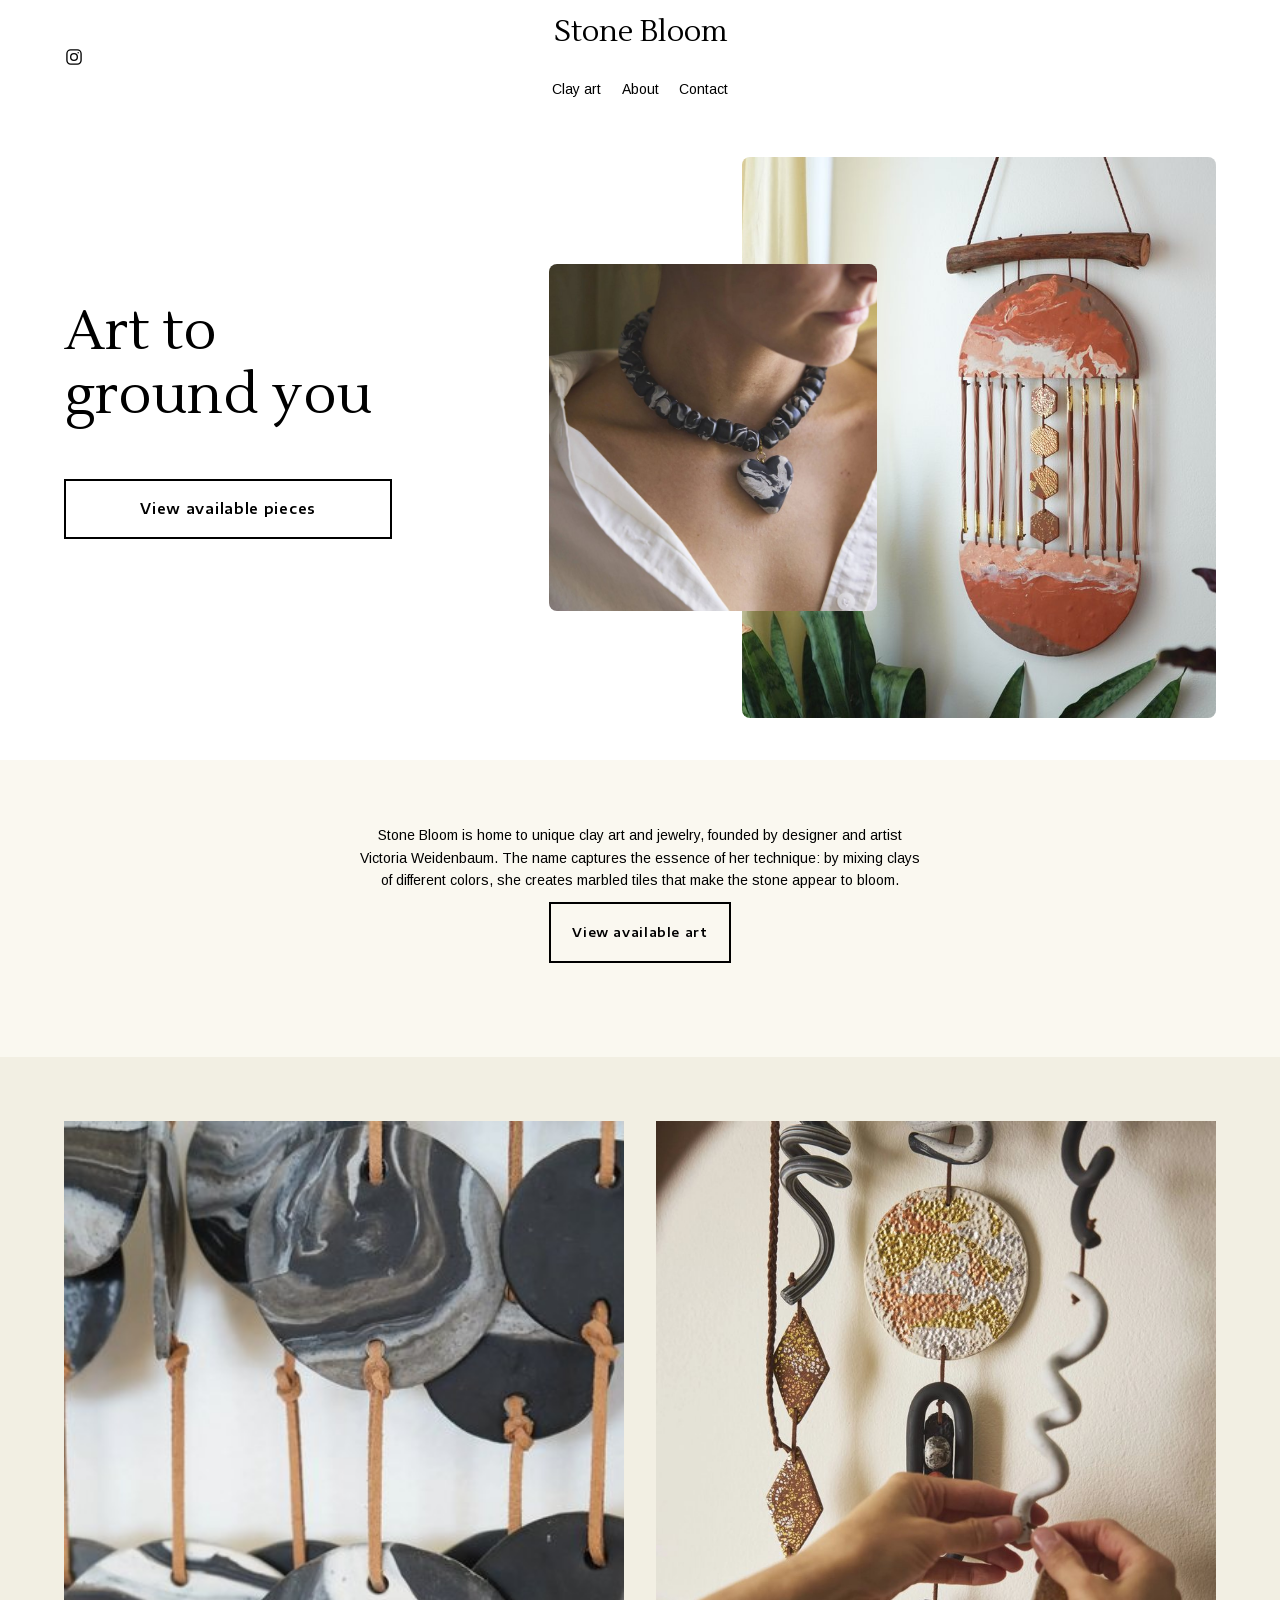
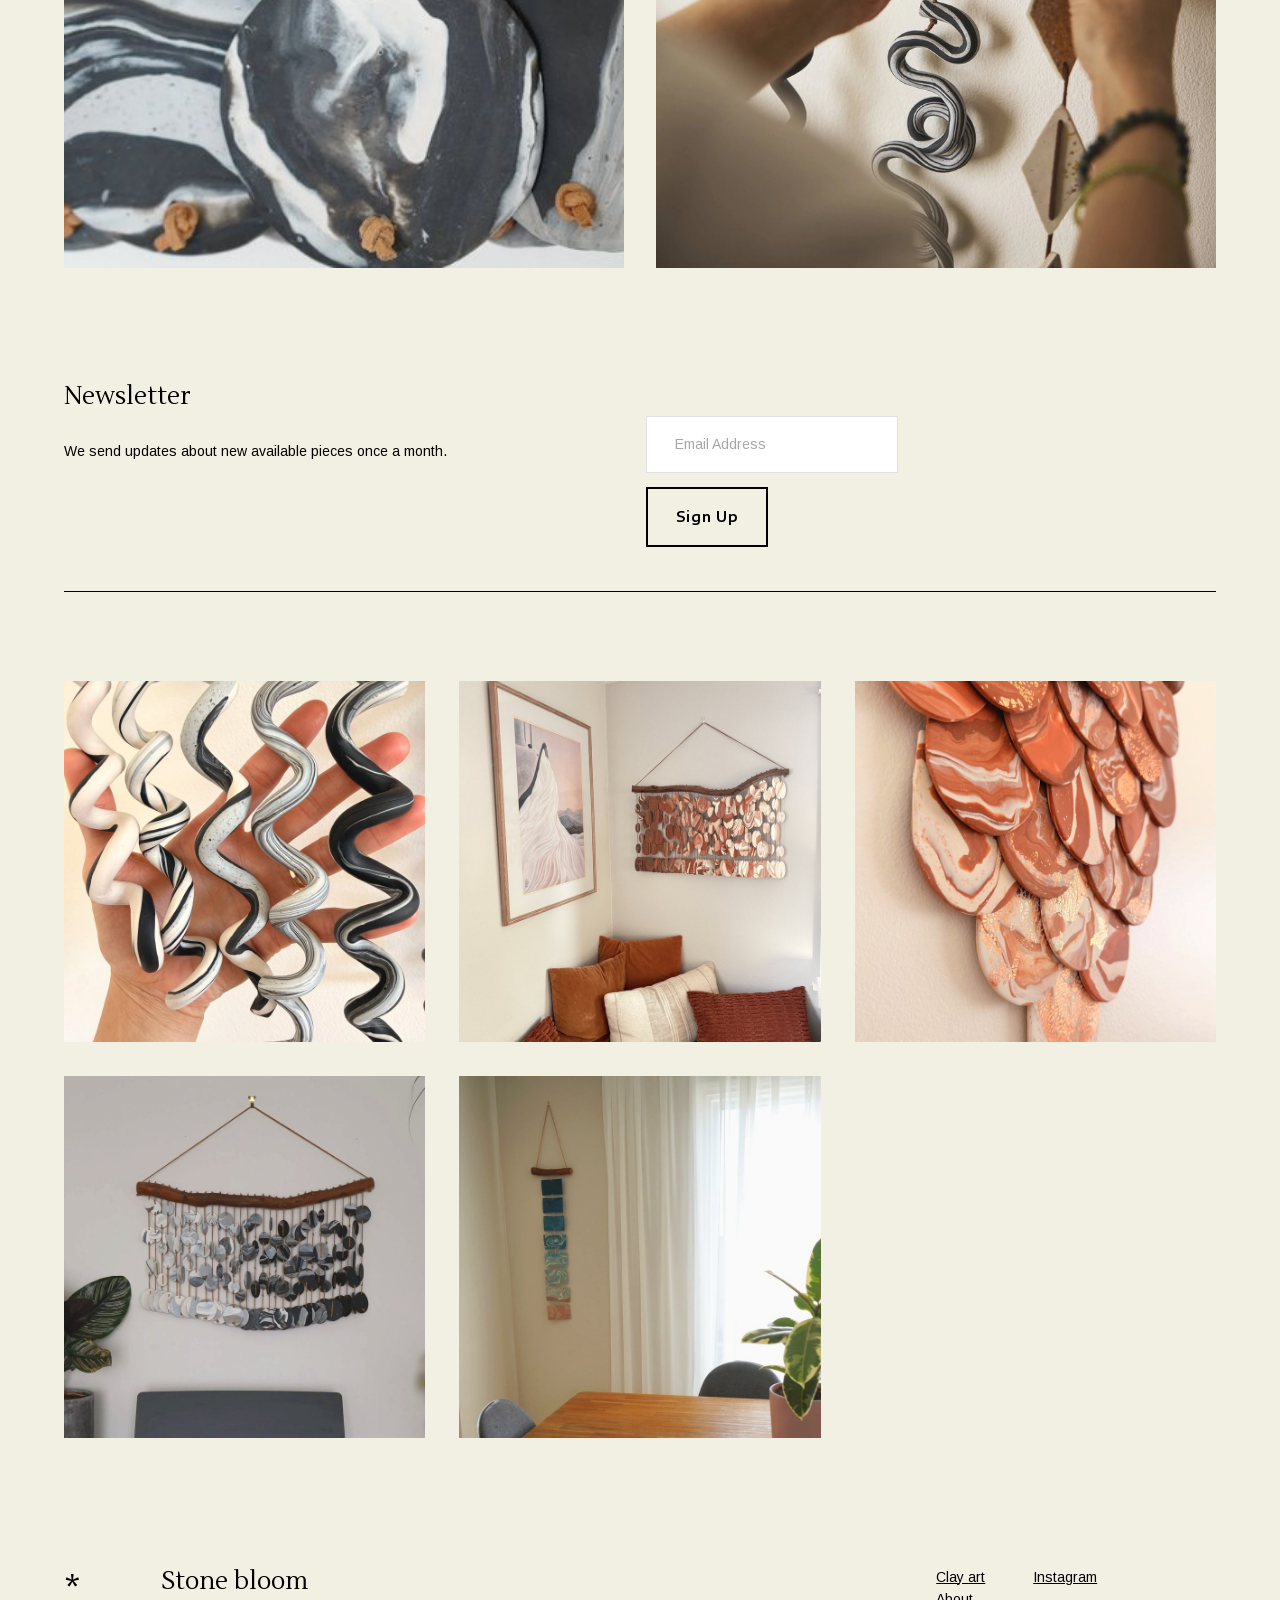
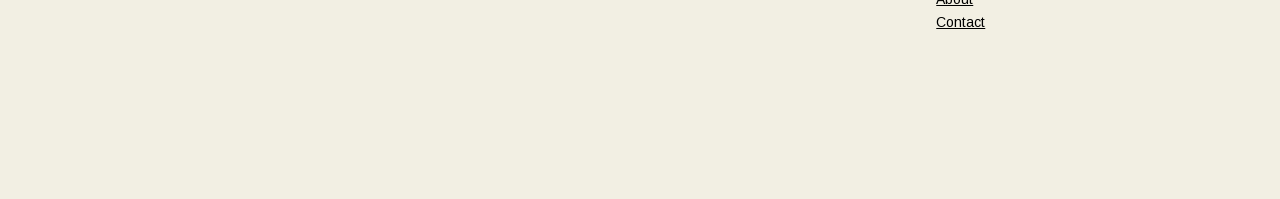
<file: index.html>
<!DOCTYPE html>
<html lang="en-US">
<head>
  <meta charset="utf-8">
  <meta name="viewport" content="width=device-width, initial-scale=1">
  <title>Stone Bloom</title>
  <meta name="description" content="Stone Bloom is home to unique clay art and jewelry by designer and artist Victoria Weidenbaum.">
  <link rel="canonical" href="https://www.stonebloom.studio">
  <meta property="og:site_name" content="Stone Bloom">
  <meta property="og:title" content="Stone Bloom">
  <meta property="og:description" content="Stone Bloom is home to unique clay art and jewelry by designer and artist Victoria Weidenbaum.">
  <meta property="og:url" content="https://www.stonebloom.studio">
  <meta property="og:type" content="website">
  <meta property="og:image" content="https://www.stonebloom.studio/images/dsc00825-1-1600.jpg">
  <link rel="icon" type="image/png" href="images/favicon.png">
  <link rel="apple-touch-icon" href="images/apple-touch-icon.png">
  <link rel="stylesheet" href="css/fonts.css">
  <link rel="stylesheet" href="css/style.css">
  <script>document.documentElement.classList.add('js')</script>
</head>
<body>
  <a class="skip-link" href="#page">Skip to Content</a>
  <header class="header header--white">
    <button class="burger" type="button" aria-label="Open menu" aria-expanded="false" aria-controls="menu"><span></span><span></span></button>
    <div class="header-social fade"><a class="icon-link" href="https://www.instagram.com/stone.bloom.art" target="_blank" rel="noopener" aria-label="Instagram"><svg viewBox="0 0 24 24" fill="none" stroke="currentColor" stroke-width="1.6" aria-hidden="true"><rect x="3.5" y="3.5" width="17" height="17" rx="4.5"/><circle cx="12" cy="12" r="4"/><circle cx="17" cy="7" r=".9" fill="currentColor" stroke="none"/></svg></a></div>
    <div class="header-center">
      <a class="site-title fade" href="">Stone Bloom</a>
      <nav class="header-nav fade" aria-label="Main"><a href="clay-art/">Clay art</a><a href="about/">About</a><a href="contact/">Contact</a></nav>
    </div>
  </header>
  <div class="menu" id="menu">
    <nav aria-label="Mobile"><a href="clay-art/">Clay art</a><a href="about/">About</a><a href="contact/">Contact</a></nav>
    <a class="icon-link" href="https://www.instagram.com/stone.bloom.art" target="_blank" rel="noopener" aria-label="Instagram"><svg viewBox="0 0 24 24" fill="none" stroke="currentColor" stroke-width="1.6" aria-hidden="true"><rect x="3.5" y="3.5" width="17" height="17" rx="4.5"/><circle cx="12" cy="12" r="4"/><circle cx="17" cy="7" r=".9" fill="currentColor" stroke="none"/></svg></a>
  </div>
  <main id="page">
    <section class="section section--first section--white section--small">
      <div class="fe" style="--rows-m:16;--rows-d:16">
        <div class="fe-block" style="--m:1/2/3/10;--d:5/2/9/9;--z:3"><div class="text fade"><h1>Art to ground you</h1></div></div>
        <div class="fe-block fe-block--middle" style="--m:3/2/5/10;--d:10/2/12/9;--z:4"><a class="btn fade" href="clay-art/">View available pieces</a></div>
        <div class="fe-block" style="--m:6/4/17/10;--d:1/16/17/26;--z:0"><div class="fe-image fe-image--rounded fade"><img src="images/dsc00825-1-1600.jpg" srcset="images/dsc00825-1-800.jpg 800w, images/dsc00825-1-1600.jpg 1600w" sizes="(min-width: 768px) 42vw, 66vw" alt="Terracotta marbled clay wall hanging with gold hexagon accents, hung from a wooden branch" fetchpriority="high" decoding="async"></div></div>
        <div class="fe-block" style="--m:9/2/14/7;--d:4/12/14/19;--z:2"><div class="fe-image fe-image--rounded fade"><img src="images/260603-vika-2385676-1600.jpg" srcset="images/260603-vika-2385676-800.jpg 800w, images/260603-vika-2385676-1600.jpg 1600w" sizes="(min-width: 768px) 29vw, 54vw" alt="Woman wearing a black and white marbled clay necklace with a heart pendant" style="object-position:75.2% 42.4%" fetchpriority="high" decoding="async"></div></div>
      </div>
    </section>
    <section class="section section--light section--small section--top">
      <div class="fe" style="--rows-m:5;--rows-d:4">
        <div class="fe-block" style="--m:1/2/4/10;--d:1/8/3/20;--z:0"><div class="text center fade"><p>Stone Bloom is home to unique clay art and jewelry, founded by designer and artist Victoria Weidenbaum. The name captures the essence of her technique: by mixing clays of different colors, she creates marbled tiles that make the stone appear to bloom.</p></div></div>
        <div class="fe-block fe-block--middle" style="--m:4/4/6/8;--d:3/12/5/16;--z:1"><a class="btn btn--small fade" href="clay-art/">View available art</a></div>
      </div>
    </section>
    <section class="section section--bright section--flush">
      <div class="gallery" style="--columns:2;--gallery-gutter:50;--ratio:3/4">
        <figure class="fade"><img src="images/dsc00707-1600.jpg" srcset="images/dsc00707-800.jpg 800w, images/dsc00707-1600.jpg 1600w" sizes="(min-width: 768px) 44vw, 43vw" alt="Close-up of black and white marbled clay discs tied with leather cord" loading="lazy" decoding="async"></figure>
        <figure class="fade"><img src="images/260603-vika-1673431-1600.jpg" srcset="images/260603-vika-1673431-800.jpg 800w, images/260603-vika-1673431-1600.jpg 1600w" sizes="(min-width: 768px) 44vw, 43vw" alt="Hands assembling a wall hanging of clay squiggles, discs and textured diamonds" loading="lazy" decoding="async"></figure>
      </div>
    </section>
    <section class="section section--bright section--10vh">
      <div class="fe" style="--rows-m:11;--rows-d:5">
        <div class="fe-block" style="--m:2/2/5/10;--d:2/2/5/11;--z:0"><div class="text fade"><h4>Newsletter</h4><p>We send updates about new available pieces once a month.</p></div></div>
        <div class="fe-block" style="--m:5/2/12/10;--d:2/14/5/26;--z:1"><form class="newsletter fade" action="https://formsubmit.co/vweidenbaum@gmail.com" method="POST" data-ajax="https://formsubmit.co/ajax/vweidenbaum@gmail.com" data-success="Thank you!">
            <input type="hidden" name="_subject" value="Stone Bloom newsletter signup">
            <input type="text" name="_honey" class="hp" tabindex="-1" autocomplete="off" aria-hidden="true">
            <input type="email" name="email" placeholder="Email Address" aria-label="Email Address" autocomplete="email" required>
            <button class="btn" type="submit">Sign Up</button>
          </form></div>
        <div class="fe-block fe-block--middle" style="--m:11/2/12/10;--d:5/2/6/26;--z:2"><hr></div>
      </div>
    </section>
    <section class="section section--bright section--flush">
      <div class="gallery" style="--columns:3;--gallery-gutter:53;--ratio:1">
        <figure class="fade"><img src="images/img-3740-1600.jpg" srcset="images/img-3740-800.jpg 800w, images/img-3740-1600.jpg 1600w" sizes="(min-width: 768px) 29vw, 43vw" alt="Hand holding black, white and grey marbled clay squiggles" loading="lazy" decoding="async"></figure>
        <figure class="fade"><img src="images/img-6146-2-1600.jpg" srcset="images/img-6146-2-800.jpg 800w, images/img-6146-2-1600.jpg 1600w" sizes="(min-width: 768px) 29vw, 43vw" alt="Terracotta clay wall hanging above a reading nook with rust-colored pillows" loading="lazy" decoding="async"></figure>
        <figure class="fade"><img src="images/img-3624-1600.jpg" srcset="images/img-3624-800.jpg 800w, images/img-3624-1600.jpg 1600w" sizes="(min-width: 768px) 29vw, 43vw" alt="Close-up of overlapping terracotta and white marbled clay petals" loading="lazy" decoding="async"></figure>
        <figure class="fade"><img src="images/dsc00733-1600.jpg" srcset="images/dsc00733-800.jpg 800w, images/dsc00733-1600.jpg 1600w" sizes="(min-width: 768px) 29vw, 43vw" alt="Black, grey and white clay wall hanging on a driftwood branch above a bench" style="object-position:51% 2%" loading="lazy" decoding="async"></figure>
        <figure class="fade"><img src="images/dsc00730-1600.jpg" srcset="images/dsc00730-800.jpg 800w, images/dsc00730-1600.jpg 1600w" sizes="(min-width: 768px) 29vw, 43vw" alt="Narrow blue and green clay tile wall hanging in a dining room" style="object-position:37% 0%" loading="lazy" decoding="async"></figure>
        <figure class="fade"><img src="images/dsc00712-1600.jpg" srcset="images/dsc00712-800.jpg 800w, images/dsc00712-1600.jpg 1600w" sizes="(min-width: 768px) 29vw, 43vw" alt="Black and white clay squiggles laid out on a wooden table" style="object-position:48% 94%" loading="lazy" decoding="async"></figure>
      </div>
    </section>
  </main>
  <footer class="footer section section--bright section--small section--top">
      <div class="fe" style="--rows-m:10;--rows-d:2">
        <div class="fe-block" style="--m:1/3/2/6;--d:1/4/3/8;--z:1"><div class="text fade"><h4>Stone bloom</h4></div></div>
        <div class="fe-block" style="--m:1/2/3/3;--d:1/2/3/3;--z:0"><div class="text fade"><h3>*</h3></div></div>
        <div class="fe-block" style="--m:3/2/6/6;--d:1/20/3/22;--z:2"><div class="text fade"><p><a href="clay-art/">Clay art</a><br><a href="about/">About</a><br><a href="contact/">Contact</a></p></div></div>
        <div class="fe-block" style="--m:6/2/10/10;--d:1/22/2/26;--z:4"><div class="text fade"><p><a href="https://www.instagram.com/stone.bloom.art" target="_blank" rel="noopener">Instagram</a></p></div></div>
      </div>
  </footer>
  <script src="js/main.js" defer></script>
</body>
</html>
</file>
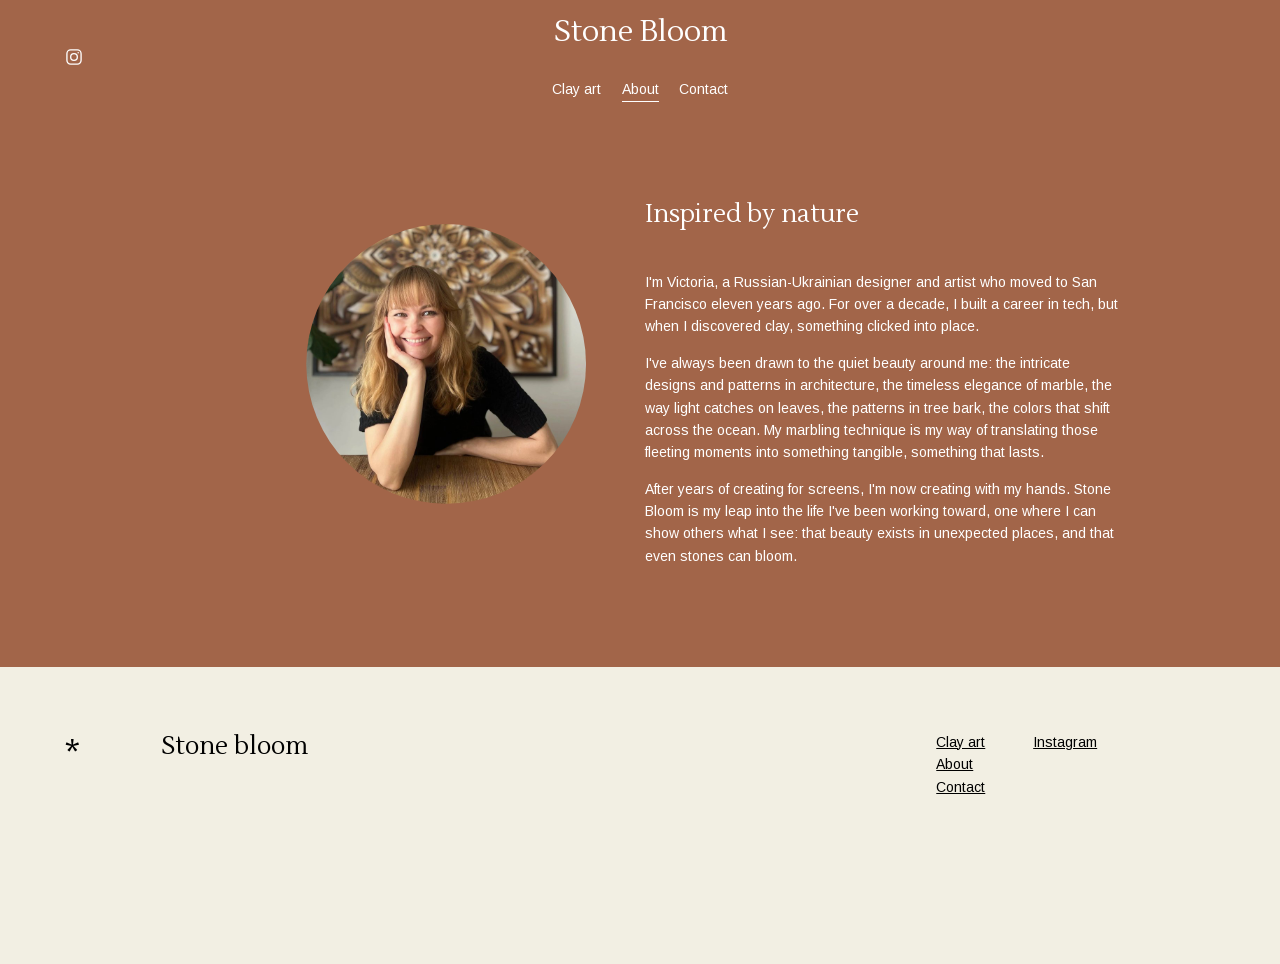
<file: about/index.html>
<!DOCTYPE html>
<html lang="en-US">
<head>
  <meta charset="utf-8">
  <meta name="viewport" content="width=device-width, initial-scale=1">
  <title>About — Stone Bloom</title>
  <meta name="description" content="About Victoria Weidenbaum, the designer and artist behind Stone Bloom.">
  <link rel="canonical" href="https://www.stonebloom.studio/about">
  <meta property="og:site_name" content="Stone Bloom">
  <meta property="og:title" content="About — Stone Bloom">
  <meta property="og:description" content="About Victoria Weidenbaum, the designer and artist behind Stone Bloom.">
  <meta property="og:url" content="https://www.stonebloom.studio/about">
  <meta property="og:type" content="website">
  <meta property="og:image" content="https://www.stonebloom.studio/images/dsc00825-1-1600.jpg">
  <link rel="icon" type="image/png" href="../images/favicon.png">
  <link rel="apple-touch-icon" href="../images/apple-touch-icon.png">
  <link rel="stylesheet" href="../css/fonts.css">
  <link rel="stylesheet" href="../css/style.css">
  <script>document.documentElement.classList.add('js')</script>
</head>
<body>
  <a class="skip-link" href="#page">Skip to Content</a>
  <header class="header header--dark">
    <button class="burger" type="button" aria-label="Open menu" aria-expanded="false" aria-controls="menu"><span></span><span></span></button>
    <div class="header-social fade"><a class="icon-link" href="https://www.instagram.com/stone.bloom.art" target="_blank" rel="noopener" aria-label="Instagram"><svg viewBox="0 0 24 24" fill="none" stroke="currentColor" stroke-width="1.6" aria-hidden="true"><rect x="3.5" y="3.5" width="17" height="17" rx="4.5"/><circle cx="12" cy="12" r="4"/><circle cx="17" cy="7" r=".9" fill="currentColor" stroke="none"/></svg></a></div>
    <div class="header-center">
      <a class="site-title fade" href="../">Stone Bloom</a>
      <nav class="header-nav fade" aria-label="Main"><a href="../clay-art/">Clay art</a><a href="../about/" aria-current=page>About</a><a href="../contact/">Contact</a></nav>
    </div>
  </header>
  <div class="menu menu--dark" id="menu">
    <nav aria-label="Mobile"><a href="../clay-art/">Clay art</a><a href="../about/" aria-current=page>About</a><a href="../contact/">Contact</a></nav>
    <a class="icon-link" href="https://www.instagram.com/stone.bloom.art" target="_blank" rel="noopener" aria-label="Instagram"><svg viewBox="0 0 24 24" fill="none" stroke="currentColor" stroke-width="1.6" aria-hidden="true"><rect x="3.5" y="3.5" width="17" height="17" rx="4.5"/><circle cx="12" cy="12" r="4"/><circle cx="17" cy="7" r=".9" fill="currentColor" stroke="none"/></svg></a>
  </div>
  <main id="page">
    <section class="section section--first section--dark section--small section--bottom">
      <div class="fe" style="--rows-m:21;--rows-d:11">
        <div class="fe-block" style="--m:1/1/10/11;--d:1/7/10/13;--z:2"><div class="fe-image fe-image--circle fade"><img src="../images/img-0337-2-1600.jpg" srcset="../images/img-0337-2-800.jpg 800w, ../images/img-0337-2-1600.jpg 1600w" sizes="(min-width: 768px) 22vw, 80vw" alt="Victoria Weidenbaum, founder of Stone Bloom" fetchpriority="high" decoding="async"></div></div>
        <div class="fe-block fe-block--middle-m" style="--m:10/2/11/10;--d:1/14/3/26;--z:0"><div class="text fade"><h4>Inspired by nature</h4></div></div>
        <div class="fe-block" style="--m:11/2/22/10;--d:3/14/11/24;--z:1"><div class="text fade">
            <p>I'm Victoria, a Russian-Ukrainian designer and artist who moved to San Francisco eleven years ago. For over a decade, I built a career in tech, but when I discovered clay, something clicked into place.</p>
            <p>I've always been drawn to the quiet beauty around me: the intricate designs and patterns in architecture, the timeless elegance of marble, the way light catches on leaves, the patterns in tree bark, the colors that shift across the ocean. My marbling technique is my way of translating those fleeting moments into something tangible, something that lasts.</p>
            <p>After years of creating for screens, I'm now creating with my hands. Stone Bloom is my leap into the life I've been working toward, one where I can show others what I see: that beauty exists in unexpected places, and that even stones can bloom.</p>
          </div></div>
      </div>
    </section>
  </main>
  <footer class="footer section section--bright section--small section--top">
      <div class="fe" style="--rows-m:10;--rows-d:2">
        <div class="fe-block" style="--m:1/3/2/6;--d:1/4/3/8;--z:1"><div class="text fade"><h4>Stone bloom</h4></div></div>
        <div class="fe-block" style="--m:1/2/3/3;--d:1/2/3/3;--z:0"><div class="text fade"><h3>*</h3></div></div>
        <div class="fe-block" style="--m:3/2/6/6;--d:1/20/3/22;--z:2"><div class="text fade"><p><a href="../clay-art/">Clay art</a><br><a href="../about/">About</a><br><a href="../contact/">Contact</a></p></div></div>
        <div class="fe-block" style="--m:6/2/10/10;--d:1/22/2/26;--z:4"><div class="text fade"><p><a href="https://www.instagram.com/stone.bloom.art" target="_blank" rel="noopener">Instagram</a></p></div></div>
      </div>
  </footer>
  <script src="../js/main.js" defer></script>
</body>
</html>
</file>
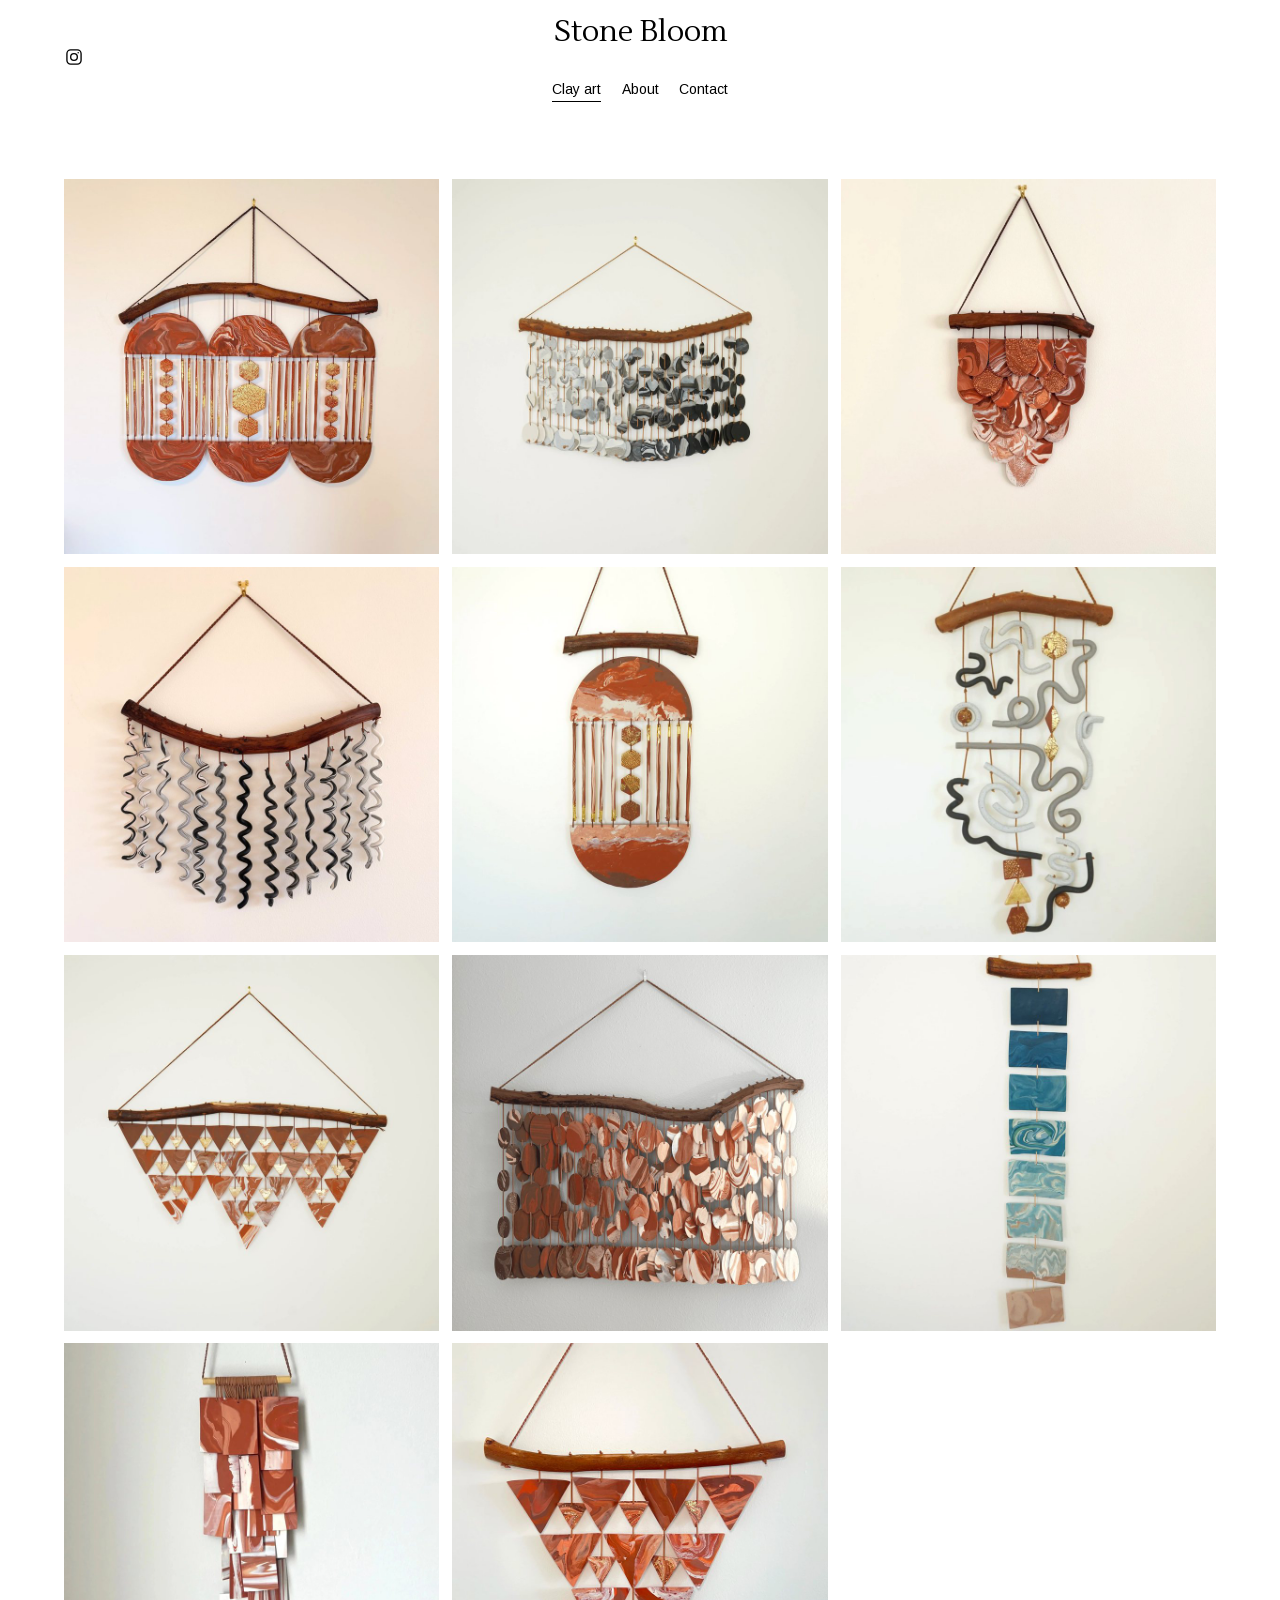
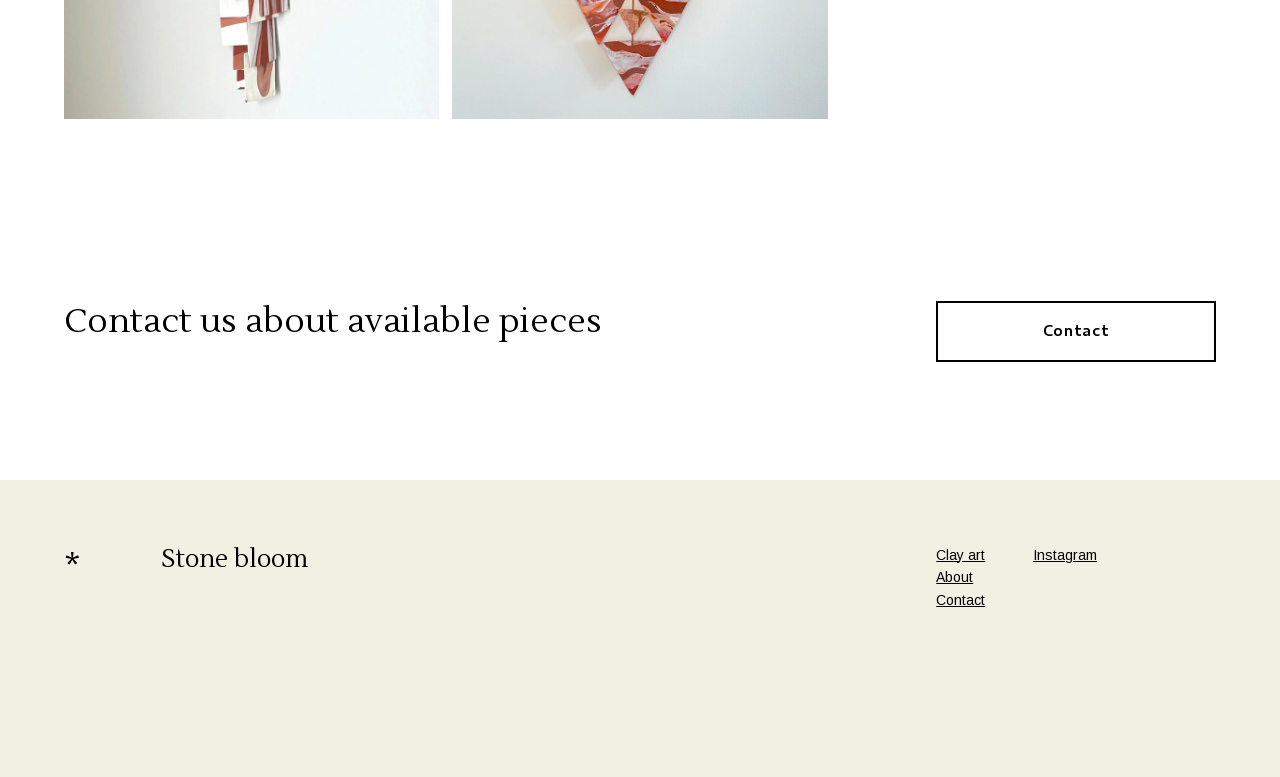
<file: clay-art/index.html>
<!DOCTYPE html>
<html lang="en-US">
<head>
  <meta charset="utf-8">
  <meta name="viewport" content="width=device-width, initial-scale=1">
  <title>Clay art — Stone Bloom</title>
  <meta name="description" content="Available clay wall art by Stone Bloom.">
  <link rel="canonical" href="https://www.stonebloom.studio/clay-art">
  <meta property="og:site_name" content="Stone Bloom">
  <meta property="og:title" content="Clay art — Stone Bloom">
  <meta property="og:description" content="Available clay wall art by Stone Bloom.">
  <meta property="og:url" content="https://www.stonebloom.studio/clay-art">
  <meta property="og:type" content="website">
  <meta property="og:image" content="https://www.stonebloom.studio/images/dsc00825-1-1600.jpg">
  <link rel="icon" type="image/png" href="../images/favicon.png">
  <link rel="apple-touch-icon" href="../images/apple-touch-icon.png">
  <link rel="stylesheet" href="../css/fonts.css">
  <link rel="stylesheet" href="../css/style.css">
  <script>document.documentElement.classList.add('js')</script>
</head>
<body>
  <a class="skip-link" href="#page">Skip to Content</a>
  <header class="header header--white">
    <button class="burger" type="button" aria-label="Open menu" aria-expanded="false" aria-controls="menu"><span></span><span></span></button>
    <div class="header-social fade"><a class="icon-link" href="https://www.instagram.com/stone.bloom.art" target="_blank" rel="noopener" aria-label="Instagram"><svg viewBox="0 0 24 24" fill="none" stroke="currentColor" stroke-width="1.6" aria-hidden="true"><rect x="3.5" y="3.5" width="17" height="17" rx="4.5"/><circle cx="12" cy="12" r="4"/><circle cx="17" cy="7" r=".9" fill="currentColor" stroke="none"/></svg></a></div>
    <div class="header-center">
      <a class="site-title fade" href="../">Stone Bloom</a>
      <nav class="header-nav fade" aria-label="Main"><a href="../clay-art/" aria-current=page>Clay art</a><a href="../about/">About</a><a href="../contact/">Contact</a></nav>
    </div>
  </header>
  <div class="menu" id="menu">
    <nav aria-label="Mobile"><a href="../clay-art/" aria-current=page>Clay art</a><a href="../about/">About</a><a href="../contact/">Contact</a></nav>
    <a class="icon-link" href="https://www.instagram.com/stone.bloom.art" target="_blank" rel="noopener" aria-label="Instagram"><svg viewBox="0 0 24 24" fill="none" stroke="currentColor" stroke-width="1.6" aria-hidden="true"><rect x="3.5" y="3.5" width="17" height="17" rx="4.5"/><circle cx="12" cy="12" r="4"/><circle cx="17" cy="7" r=".9" fill="currentColor" stroke="none"/></svg></a>
  </div>
  <main id="page">
    <section class="section section--first section--white section--flush">
      <div class="gallery" style="--columns:3;--gallery-gutter:20;--ratio:1">
        <figure class="fade"><img src="../images/img-3503-1600.jpg" srcset="../images/img-3503-800.jpg 800w, ../images/img-3503-1600.jpg 1600w" sizes="(min-width: 768px) 30vw, 44vw" alt="Wall hanging of three terracotta marbled clay ovals with gold hexagons and beaded strands" loading="lazy" decoding="async"></figure>
        <figure class="fade"><img src="../images/dsc00716-1600.jpg" srcset="../images/dsc00716-800.jpg 800w, ../images/dsc00716-1600.jpg 1600w" sizes="(min-width: 768px) 30vw, 44vw" alt="Wide wall hanging of marbled clay discs fading from white to black" loading="lazy" decoding="async"></figure>
        <figure class="fade"><img src="../images/img-3623-1600.jpg" srcset="../images/img-3623-800.jpg 800w, ../images/img-3623-1600.jpg 1600w" sizes="(min-width: 768px) 30vw, 44vw" alt="Shield-shaped wall hanging of overlapping terracotta marbled clay petals" loading="lazy" decoding="async"></figure>
        <figure class="fade"><img src="../images/img-3738-1600.jpg" srcset="../images/img-3738-800.jpg 800w, ../images/img-3738-1600.jpg 1600w" sizes="(min-width: 768px) 30vw, 44vw" alt="Wall hanging of black, white and grey clay squiggles on a curved branch" loading="lazy" decoding="async"></figure>
        <figure class="fade"><img src="../images/dsc00759-1600.jpg" srcset="../images/dsc00759-800.jpg 800w, ../images/dsc00759-1600.jpg 1600w" sizes="(min-width: 768px) 30vw, 44vw" alt="Oval terracotta marbled clay wall hanging with gold hexagon accents" loading="lazy" decoding="async"></figure>
        <figure class="fade"><img src="../images/dsc00739-1600.jpg" srcset="../images/dsc00739-800.jpg 800w, ../images/dsc00739-1600.jpg 1600w" sizes="(min-width: 768px) 30vw, 44vw" alt="Mobile-style wall hanging of grey, white and black clay squiggles with gold accents" loading="lazy" decoding="async"></figure>
        <figure class="fade"><img src="../images/dsc00718-1600.jpg" srcset="../images/dsc00718-800.jpg 800w, ../images/dsc00718-1600.jpg 1600w" sizes="(min-width: 768px) 30vw, 44vw" alt="Wall hanging of terracotta and white marbled clay triangles in a zigzag pattern" loading="lazy" decoding="async"></figure>
        <figure class="fade"><img src="../images/img-6138-2-1600.jpg" srcset="../images/img-6138-2-800.jpg 800w, ../images/img-6138-2-1600.jpg 1600w" sizes="(min-width: 768px) 30vw, 44vw" alt="Wide wall hanging of terracotta marbled clay discs on a wavy branch" loading="lazy" decoding="async"></figure>
        <figure class="fade"><img src="../images/dsc00717-1600.jpg" srcset="../images/dsc00717-800.jpg 800w, ../images/dsc00717-1600.jpg 1600w" sizes="(min-width: 768px) 30vw, 44vw" alt="Narrow wall hanging of clay tiles fading from deep blue to terracotta" loading="lazy" decoding="async"></figure>
        <figure class="fade"><img src="../images/img-1029-1600.jpg" srcset="../images/img-1029-800.jpg 800w, ../images/img-1029-1600.jpg 1600w" sizes="(min-width: 768px) 30vw, 44vw" alt="Wall hanging of layered terracotta marbled clay rectangles" loading="lazy" decoding="async"></figure>
        <figure class="fade"><img src="../images/img-3022-1600.jpg" srcset="../images/img-3022-800.jpg 800w, ../images/img-3022-1600.jpg 1600w" sizes="(min-width: 768px) 30vw, 44vw" alt="Triangular wall hanging of terracotta marbled clay triangles" loading="lazy" decoding="async"></figure>
      </div>
    </section>
    <section class="section section--white section--small">
      <div class="fe" style="--rows-m:5;--rows-d:2">
        <div class="fe-block" style="--m:1/2/3/10;--d:1/2/3/14;--z:2"><div class="text fade"><h3>Contact us about available pieces</h3></div></div>
        <div class="fe-block fe-block--middle" style="--m:4/2/6/10;--d:1/20/3/26;--z:5"><a class="btn fade" href="mailto:vweidenbaum@gmail.com?subject=Available%20art">Contact</a></div>
      </div>
    </section>
  </main>
  <footer class="footer section section--bright section--small section--top">
      <div class="fe" style="--rows-m:10;--rows-d:2">
        <div class="fe-block" style="--m:1/3/2/6;--d:1/4/3/8;--z:1"><div class="text fade"><h4>Stone bloom</h4></div></div>
        <div class="fe-block" style="--m:1/2/3/3;--d:1/2/3/3;--z:0"><div class="text fade"><h3>*</h3></div></div>
        <div class="fe-block" style="--m:3/2/6/6;--d:1/20/3/22;--z:2"><div class="text fade"><p><a href="../clay-art/">Clay art</a><br><a href="../about/">About</a><br><a href="../contact/">Contact</a></p></div></div>
        <div class="fe-block" style="--m:6/2/10/10;--d:1/22/2/26;--z:4"><div class="text fade"><p><a href="https://www.instagram.com/stone.bloom.art" target="_blank" rel="noopener">Instagram</a></p></div></div>
      </div>
  </footer>
  <script src="../js/main.js" defer></script>
</body>
</html>
</file>
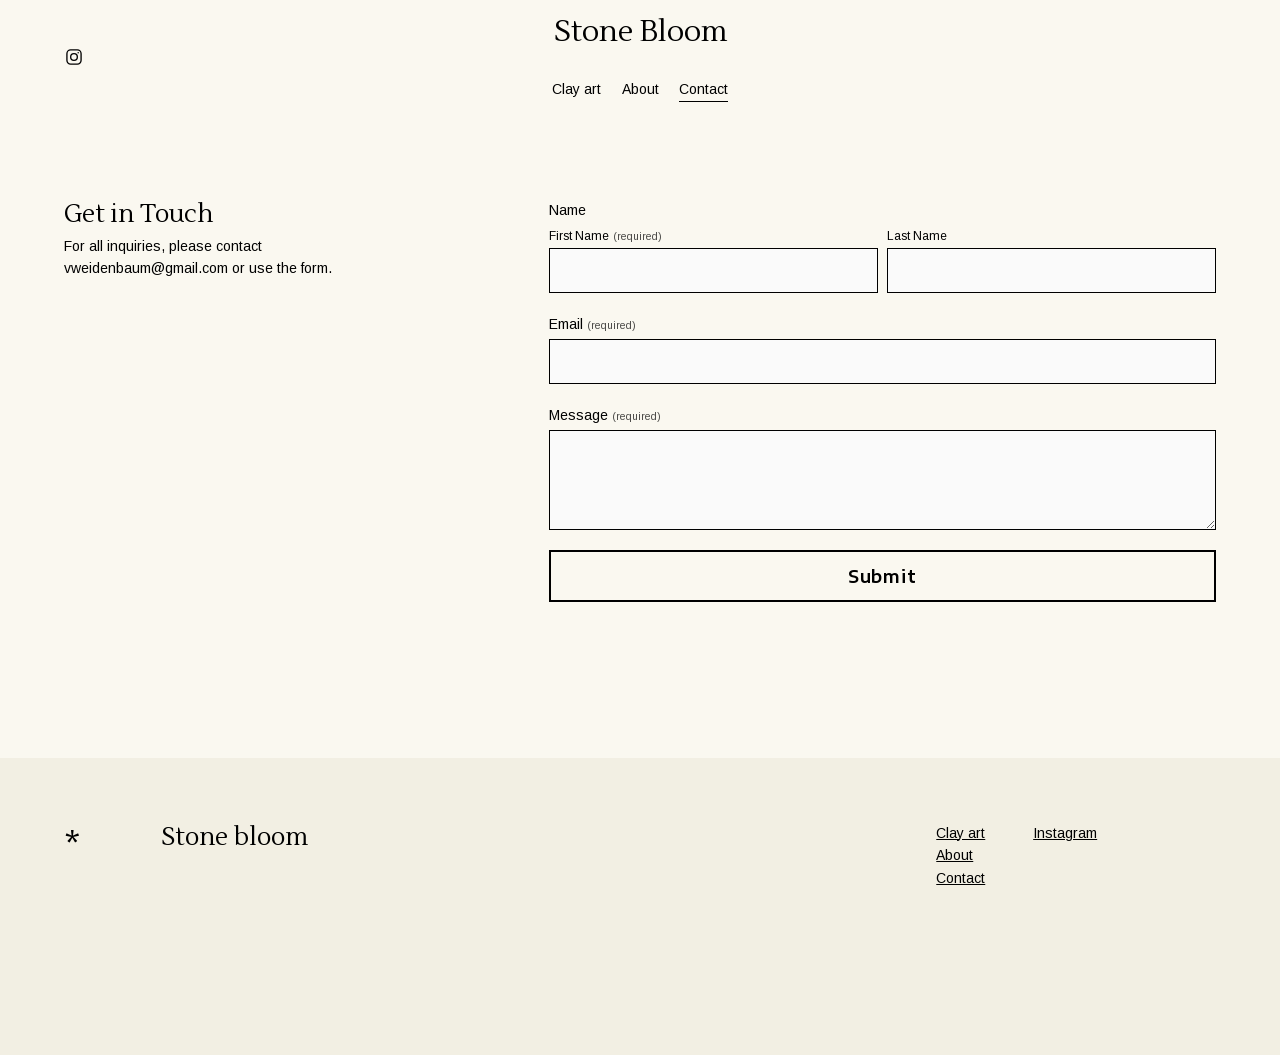
<file: contact/index.html>
<!DOCTYPE html>
<html lang="en-US">
<head>
  <meta charset="utf-8">
  <meta name="viewport" content="width=device-width, initial-scale=1">
  <title>Contact — Stone Bloom</title>
  <meta name="description" content="Get in touch with Stone Bloom.">
  <link rel="canonical" href="https://www.stonebloom.studio/contact">
  <meta property="og:site_name" content="Stone Bloom">
  <meta property="og:title" content="Contact — Stone Bloom">
  <meta property="og:description" content="Get in touch with Stone Bloom.">
  <meta property="og:url" content="https://www.stonebloom.studio/contact">
  <meta property="og:type" content="website">
  <meta property="og:image" content="https://www.stonebloom.studio/images/dsc00825-1-1600.jpg">
  <link rel="icon" type="image/png" href="../images/favicon.png">
  <link rel="apple-touch-icon" href="../images/apple-touch-icon.png">
  <link rel="stylesheet" href="../css/fonts.css">
  <link rel="stylesheet" href="../css/style.css">
  <script>document.documentElement.classList.add('js')</script>
</head>
<body>
  <a class="skip-link" href="#page">Skip to Content</a>
  <header class="header header--light">
    <button class="burger" type="button" aria-label="Open menu" aria-expanded="false" aria-controls="menu"><span></span><span></span></button>
    <div class="header-social fade"><a class="icon-link" href="https://www.instagram.com/stone.bloom.art" target="_blank" rel="noopener" aria-label="Instagram"><svg viewBox="0 0 24 24" fill="none" stroke="currentColor" stroke-width="1.6" aria-hidden="true"><rect x="3.5" y="3.5" width="17" height="17" rx="4.5"/><circle cx="12" cy="12" r="4"/><circle cx="17" cy="7" r=".9" fill="currentColor" stroke="none"/></svg></a></div>
    <div class="header-center">
      <a class="site-title fade" href="../">Stone Bloom</a>
      <nav class="header-nav fade" aria-label="Main"><a href="../clay-art/">Clay art</a><a href="../about/">About</a><a href="../contact/" aria-current=page>Contact</a></nav>
    </div>
  </header>
  <div class="menu" id="menu">
    <nav aria-label="Mobile"><a href="../clay-art/">Clay art</a><a href="../about/">About</a><a href="../contact/" aria-current=page>Contact</a></nav>
    <a class="icon-link" href="https://www.instagram.com/stone.bloom.art" target="_blank" rel="noopener" aria-label="Instagram"><svg viewBox="0 0 24 24" fill="none" stroke="currentColor" stroke-width="1.6" aria-hidden="true"><rect x="3.5" y="3.5" width="17" height="17" rx="4.5"/><circle cx="12" cy="12" r="4"/><circle cx="17" cy="7" r=".9" fill="currentColor" stroke="none"/></svg></a>
  </div>
  <main id="page">
    <section class="section section--first section--light section--medium">
      <div class="fe" style="--rows-m:29;--rows-d:13">
        <div class="fe-block" style="--m:1/2/2/10;--d:1/2/3/7;--z:1"><div class="text fade"><h4>Get in Touch</h4></div></div>
        <div class="fe-block" style="--m:2/2/4/10;--d:2/2/4/8;--z:4"><div class="text fade"><p>For all inquiries, please contact vweidenbaum@gmail.com or use the form.</p></div></div>
        <div class="fe-block" style="--m:4/2/28/10;--d:1/12/12/26;--z:3"><form class="form fade" action="https://formsubmit.co/vweidenbaum@gmail.com" method="POST" data-ajax="https://formsubmit.co/ajax/vweidenbaum@gmail.com" data-success="Thank you!">
            <input type="hidden" name="_subject" value="New message from stonebloom.studio">
            <input type="hidden" name="_template" value="table">
            <input type="text" name="_honey" class="hp" tabindex="-1" autocomplete="off" aria-hidden="true">
            <fieldset>
              <legend>Name</legend>
              <div class="row">
                <div class="field"><label class="caption" for="first-name">First Name<span class="req">(required)</span></label><input id="first-name" type="text" name="First Name" autocomplete="given-name" required></div>
                <div class="field"><label class="caption" for="last-name">Last Name</label><input id="last-name" type="text" name="Last Name" autocomplete="family-name"></div>
              </div>
            </fieldset>
            <div class="field"><label class="title" for="email">Email<span class="req">(required)</span></label><input id="email" type="email" name="email" autocomplete="email" required></div>
            <div class="field"><label class="title" for="message">Message<span class="req">(required)</span></label><textarea id="message" name="Message" required></textarea></div>
            <button class="btn btn--large" type="submit">Submit</button>
          </form></div>
      </div>
    </section>
  </main>
  <footer class="footer section section--bright section--small section--top">
      <div class="fe" style="--rows-m:10;--rows-d:2">
        <div class="fe-block" style="--m:1/3/2/6;--d:1/4/3/8;--z:1"><div class="text fade"><h4>Stone bloom</h4></div></div>
        <div class="fe-block" style="--m:1/2/3/3;--d:1/2/3/3;--z:0"><div class="text fade"><h3>*</h3></div></div>
        <div class="fe-block" style="--m:3/2/6/6;--d:1/20/3/22;--z:2"><div class="text fade"><p><a href="../clay-art/">Clay art</a><br><a href="../about/">About</a><br><a href="../contact/">Contact</a></p></div></div>
        <div class="fe-block" style="--m:6/2/10/10;--d:1/22/2/26;--z:4"><div class="text fade"><p><a href="https://www.instagram.com/stone.bloom.art" target="_blank" rel="noopener">Instagram</a></p></div></div>
      </div>
  </footer>
  <script src="../js/main.js" defer></script>
</body>
</html>
</file>
<file: css/fonts.css>
/* Self-hosted open-source fonts (SIL OFL / Apache): Lustria, Encode Sans Expanded, Arimo */
@font-face {
  font-family: 'Arimo';
  font-style: normal;
  font-weight: 400;
  font-display: swap;
  src: url(../fonts/arimo-latin-ext.woff2) format('woff2');
  unicode-range: U+0100-02BA, U+02BD-02C5, U+02C7-02CC, U+02CE-02D7, U+02DD-02FF, U+0304, U+0308, U+0329, U+1D00-1DBF, U+1E00-1E9F, U+1EF2-1EFF, U+2020, U+20A0-20AB, U+20AD-20C0, U+2113, U+2C60-2C7F, U+A720-A7FF;
}
@font-face {
  font-family: 'Arimo';
  font-style: normal;
  font-weight: 400;
  font-display: swap;
  src: url(../fonts/arimo-latin.woff2) format('woff2');
  unicode-range: U+0000-00FF, U+0131, U+0152-0153, U+02BB-02BC, U+02C6, U+02DA, U+02DC, U+0304, U+0308, U+0329, U+2000-206F, U+20AC, U+2122, U+2191, U+2193, U+2212, U+2215, U+FEFF, U+FFFD;
}
@font-face {
  font-family: 'Encode Sans Expanded';
  font-style: normal;
  font-weight: 600;
  font-display: swap;
  src: url(../fonts/encode-sans-expanded-latin-ext.woff2) format('woff2');
  unicode-range: U+0100-02BA, U+02BD-02C5, U+02C7-02CC, U+02CE-02D7, U+02DD-02FF, U+0304, U+0308, U+0329, U+1D00-1DBF, U+1E00-1E9F, U+1EF2-1EFF, U+2020, U+20A0-20AB, U+20AD-20C0, U+2113, U+2C60-2C7F, U+A720-A7FF;
}
@font-face {
  font-family: 'Encode Sans Expanded';
  font-style: normal;
  font-weight: 600;
  font-display: swap;
  src: url(../fonts/encode-sans-expanded-latin.woff2) format('woff2');
  unicode-range: U+0000-00FF, U+0131, U+0152-0153, U+02BB-02BC, U+02C6, U+02DA, U+02DC, U+0304, U+0308, U+0329, U+2000-206F, U+20AC, U+2122, U+2191, U+2193, U+2212, U+2215, U+FEFF, U+FFFD;
}
@font-face {
  font-family: 'Lustria';
  font-style: normal;
  font-weight: 400;
  font-display: swap;
  src: url(../fonts/lustria-latin.woff2) format('woff2');
  unicode-range: U+0000-00FF, U+0131, U+0152-0153, U+02BB-02BC, U+02C6, U+02DA, U+02DC, U+0304, U+0308, U+0329, U+2000-206F, U+20AC, U+2122, U+2191, U+2193, U+2212, U+2215, U+FEFF, U+FFFD;
}
</file>
<file: css/style.css>
/* Stone Bloom — stonebloom.studio
   Layout mirrors the original 24-column (8 on mobile) fluid grid. */

:root {
  /* To use the original Adobe Fonts (Teimer / Grange Extended), add your own
     Adobe Fonts web-project <link> to the pages — these stacks pick them up first. */
  --font-serif: "teimer-web", "Lustria", Georgia, serif;
  --font-button: "grange-extended", "Encode Sans Expanded", Arial, sans-serif;
  --font-body: "liberation-sans", "Arimo", Arial, Helvetica, sans-serif;

  --white: #fff;
  --light: #faf8f0;
  --bright: #f2efe3;
  --clay: #a26549;
  --black: #000;

  --gutter: 6vw;
  --max-width: 1800px;
  --gap: 11px;

  /* fluid type: font-size = (scale - 1) * unit + 1rem */
  --unit: calc(.012 * min(100vh, 900px));

  /* the header overlays the first section, which makes room for it */
  --header-h: calc(12vw + 37px);
}

@media (min-width: 768px), (orientation: landscape) {
  :root { --unit: min(1.2vw, .012 * var(--max-width)); }
}

@media (min-width: 768px) {
  :root {
    --gutter: 5vw;
    --header-h: calc(4vw + 1.3 * (var(--unit) + 1rem) + 1.8rem);
  }
}

*, *::before, *::after { box-sizing: border-box; }

html { font-size: 14px; -webkit-text-size-adjust: 100%; }

body {
  margin: 0;
  background: var(--white);
  color: var(--black);
  font-family: var(--font-body);
  font-size: 1rem;
  line-height: 1.6;
  -webkit-font-smoothing: antialiased;
  -moz-osx-font-smoothing: grayscale;
}

img { display: block; max-width: 100%; }
a { color: inherit; }
p { margin: 1rem 0; }
p a { text-decoration: underline; text-underline-offset: .1em; text-decoration-thickness: 1px; }
p a:hover { opacity: .7; }

h1, h2, h3, h4 {
  font-family: var(--font-serif);
  font-weight: 300;
  margin: 2rem 0;
  --lh: calc(1.3em * (1 + (1 - var(--s)) / 25));
  line-height: var(--lh);
  font-size: calc((var(--s) - 1) * var(--unit) + 1rem);
}
h1 { --s: 3.7; }
h2 { --s: 3; }
h3 { --s: 2.3; }
h4 { --s: 1.7; }

.text > :first-child { margin-top: 0; }
.text > :last-child { margin-bottom: 0; }
.center { text-align: center; }

.skip-link {
  position: absolute; left: -9999px; top: 0;
  background: var(--white); color: var(--black); padding: 1em; z-index: 100;
}
.skip-link:focus { left: 0; }

/* ---------- Header ---------- */

.header {
  position: absolute;
  top: 0; left: 0; right: 0;
  z-index: 20;
  padding: 6vw;
  display: grid;
  grid-template-columns: 1fr auto 1fr;
  align-items: center;
  line-height: 1;
}
.header--dark { color: var(--white); }

.site-title {
  --s: 2;
  font-family: var(--font-serif);
  font-weight: 300;
  font-size: calc((var(--s) - 1) * var(--unit) + 1rem);
  line-height: 1.3;
  text-decoration: none;
  display: block;
  text-align: center;
  white-space: nowrap;
}

.header-center { grid-column: 2; }
.header-nav { display: none; }
.header-social { display: none; }

.icon-link { display: block; width: 20px; height: 20px; }
.icon-link svg { display: block; width: 100%; height: 100%; }
.icon-link:hover { opacity: .7; }

.burger {
  grid-column: 1; grid-row: 1;
  justify-self: start;
  position: relative;
  width: 50px; height: 37px;
  padding: 0;
  border: 0; background: none; color: inherit; cursor: pointer;
}
.burger span {
  position: absolute; left: 6px;
  width: 35px; height: 1px;
  background: currentColor;
  transition: transform .25s ease;
}
.burger span:nth-child(1) { top: 12px; }
.burger span:nth-child(2) { top: 23px; }
.menu-open .burger span:nth-child(1) { transform: translateY(5.5px) rotate(45deg); }
.menu-open .burger span:nth-child(2) { transform: translateY(-5.5px) rotate(-45deg); }

@media (min-width: 768px) {
  .header { padding: 1vw 5vw; }
  .header-social { display: block; grid-column: 1; }
  .burger { display: none; }
  .header-nav {
    display: flex;
    justify-content: center;
    margin-top: 2vw;
  }
  .header-nav a {
    margin: 0 .8vw;
    padding: .1em 0;
    line-height: 1.6;
    text-decoration: none;
    background-repeat: repeat-x;
    background-size: 1px 1px;
    background-position: 0 100%;
  }
  .header-nav a:hover { opacity: .7; }
  .header-nav a[aria-current="page"] { background-image: linear-gradient(currentColor, currentColor); }
}

/* Mobile menu overlay */
.menu {
  position: fixed; inset: 0;
  z-index: 10;
  display: flex; flex-direction: column;
  align-items: center; justify-content: center;
  background: var(--white);
  opacity: 0; visibility: hidden;
  transition: opacity .3s ease, visibility .3s;
}
.menu--dark { background: var(--clay); color: var(--white); }
.menu-open .menu { opacity: 1; visibility: visible; }
.menu-open { overflow: hidden; }
.menu nav { display: flex; flex-direction: column; align-items: center; }
.menu nav a {
  font-size: 8.5vw; line-height: 1;
  margin: 4.2vw 0;
  text-decoration: none;
}
.menu .icon-link { position: absolute; bottom: 6vw; width: 25px; height: 25px; }
@media (min-width: 768px) { .menu { display: none; } }

/* ---------- Sections ---------- */

.section {
  --pt: 3.3vmax;
  --pb: 3.3vmax;
  position: relative;
  display: flex;
  flex-direction: column;
  justify-content: center;
  padding: calc(var(--pt) + var(--header-space, 0px)) 0 var(--pb);
}
.section--first { --header-space: var(--header-h); }

.section--white { background: var(--white); }
.section--light { background: var(--light); }
.section--bright { background: var(--bright); }
.section--dark { background: var(--clay); color: var(--white); }

.section--small { min-height: 33vh; }
.section--medium { min-height: 66vh; --pt: 6.6vmax; --pb: 6.6vmax; }
.section--10vh { min-height: 10vh; --pt: 1vmax; --pb: 1vmax; }
.section--top { justify-content: flex-start; --pt: 5vw; --pb: 6.6vmax; }
.section--bottom { justify-content: flex-end; --pt: 6.6vmax; --pb: 5vw; }
.section--flush { min-height: 0; --pt: 0px; --pb: 0px; }

/* ---------- Fluid grid ---------- */

.fe {
  --cols: 8;
  --grid-gutter: calc(var(--gutter) - var(--gap));
  --cell: calc((var(--max-width) - var(--gap) * (var(--cols) - 1)) / var(--cols));
  display: grid;
  gap: var(--gap);
  grid-template-rows: repeat(var(--rows-m), minmax(24px, auto));
  grid-template-columns:
    minmax(var(--grid-gutter), 1fr)
    repeat(var(--cols), minmax(0, var(--cell)))
    minmax(var(--grid-gutter), 1fr);
  overflow-x: clip;
}

.fe-block {
  grid-area: var(--m);
  z-index: var(--z, 0);
  display: flex;
  flex-direction: column;
  justify-content: flex-start;
  min-width: 0;
}
.fe-block--middle { justify-content: center; }
.fe-block--middle-m { justify-content: center; }

@media (min-width: 768px) {
  .fe {
    --cols: 24;
    --container: min(var(--max-width), calc(100vw - var(--gutter) * 2));
    grid-template-rows: repeat(var(--rows-d), minmax(calc(var(--container) * .0215), auto));
  }
  .fe-block { grid-area: var(--d); }
  .fe-block--middle-m { justify-content: flex-start; }
}

.fe-image { position: relative; height: 100%; min-height: 0; overflow: hidden; }
.fe-image img {
  position: absolute; inset: 0;
  width: 100%; height: 100%;
  object-fit: cover;
}
.fe-image--rounded { border-radius: 8px; }
.fe-image--circle { clip-path: circle(closest-side); }
.fe-image--circle img { object-fit: contain; }

hr { border: 0; height: 1px; background: currentColor; margin: 0; width: 100%; }

/* ---------- Buttons ---------- */

.btn {
  --s: 1;
  display: flex; align-items: center; justify-content: center;
  flex: 1;
  width: 100%;
  padding: 0 1.336em;
  border: 2px solid currentColor;
  border-radius: 0;
  background: transparent;
  color: inherit;
  font-family: var(--font-button);
  font-weight: 600;
  font-size: calc((var(--s) - 1) * var(--unit) + 1rem);
  letter-spacing: .05em;
  line-height: 1.2;
  text-align: center;
  text-decoration: none;
  cursor: pointer;
  transition: background-color .1s linear, color .1s linear;
}
.btn--small { --s: .9; }
.btn--large { --s: 1.2; }
.btn:hover, .btn:focus-visible { background: var(--black); color: var(--white); border-color: var(--black); }
.section--dark .btn:hover { background: var(--white); color: var(--clay); border-color: var(--white); }

/* ---------- Galleries ---------- */

.gallery {
  display: grid;
  grid-template-columns: repeat(2, 1fr);
  gap: calc(var(--gallery-gutter) * .05vw);
  padding: var(--gutter);
  max-width: calc(var(--max-width) + var(--gutter) * 2);
  width: 100%;
  margin: 0 auto;
}
.gallery figure { margin: 0; position: relative; aspect-ratio: var(--ratio, 1); overflow: hidden; }
.gallery img { position: absolute; inset: 0; width: 100%; height: 100%; object-fit: cover; }
@media (min-width: 768px) {
  .gallery { grid-template-columns: repeat(var(--columns), 1fr); }
}

/* ---------- Newsletter ---------- */

.newsletter { margin: 35px 0 21px; }
.newsletter input[type="email"] {
  display: block;
  width: 252px; max-width: 100%;
  padding: 1.4em 2em;
  border: 1px solid rgba(0, 0, 0, .12);
  border-radius: 0;
  background: var(--white);
  color: var(--black);
  font: inherit; line-height: 1.2;
  -webkit-appearance: none; appearance: none;
}
.newsletter input::placeholder { color: rgba(0, 0, 0, .35); }
.newsletter .btn {
  display: inline-flex; width: auto; flex: none;
  margin-top: 14px;
  padding: 1.4em 2em;
}

/* ---------- Contact form ---------- */

.form fieldset { border: 0; margin: 0; padding: 0; min-width: 0; }
.form legend, .form .title { display: block; padding: 0 0 4px; line-height: 1.6; }
.form .row { display: flex; gap: 9px; }
.form .row .field { flex: 1; min-width: 0; }
.form .field { margin-bottom: 20px; }
.form .caption { display: block; font-size: 12px; line-height: 23px; }
.form .req { font-size: .7531rem; opacity: .7; margin-left: 4px; }
.form input[type="text"], .form input[type="email"], .form textarea {
  display: block; width: 100%;
  padding: 10px;
  border: 1px solid var(--black);
  border-radius: 0;
  background: #fafafa;
  color: var(--black);
  font: inherit; line-height: 1.6;
  -webkit-appearance: none; appearance: none;
}
.form textarea { min-height: 100px; resize: vertical; }
.form input:focus, .form textarea:focus, .newsletter input:focus { outline: 2px solid var(--black); outline-offset: 1px; }
.form .btn { flex: none; padding: .8em 1.336em; }
.hp { position: absolute; left: -9999px; }
.form-message { margin: 0; }
.form-error { color: #cc3b3b; margin: 0 0 14px; }

/* ---------- Footer ---------- */

.footer h3, .footer h4 { margin: 0; }

/* ---------- Fade-in on scroll ---------- */

.js .fade { opacity: 0; transition: opacity 1.5s ease var(--delay, 0s); }
.js .fade.in { opacity: 1; }
@media (prefers-reduced-motion: reduce) {
  .js .fade { opacity: 1; transition: none; }
}
</file>
